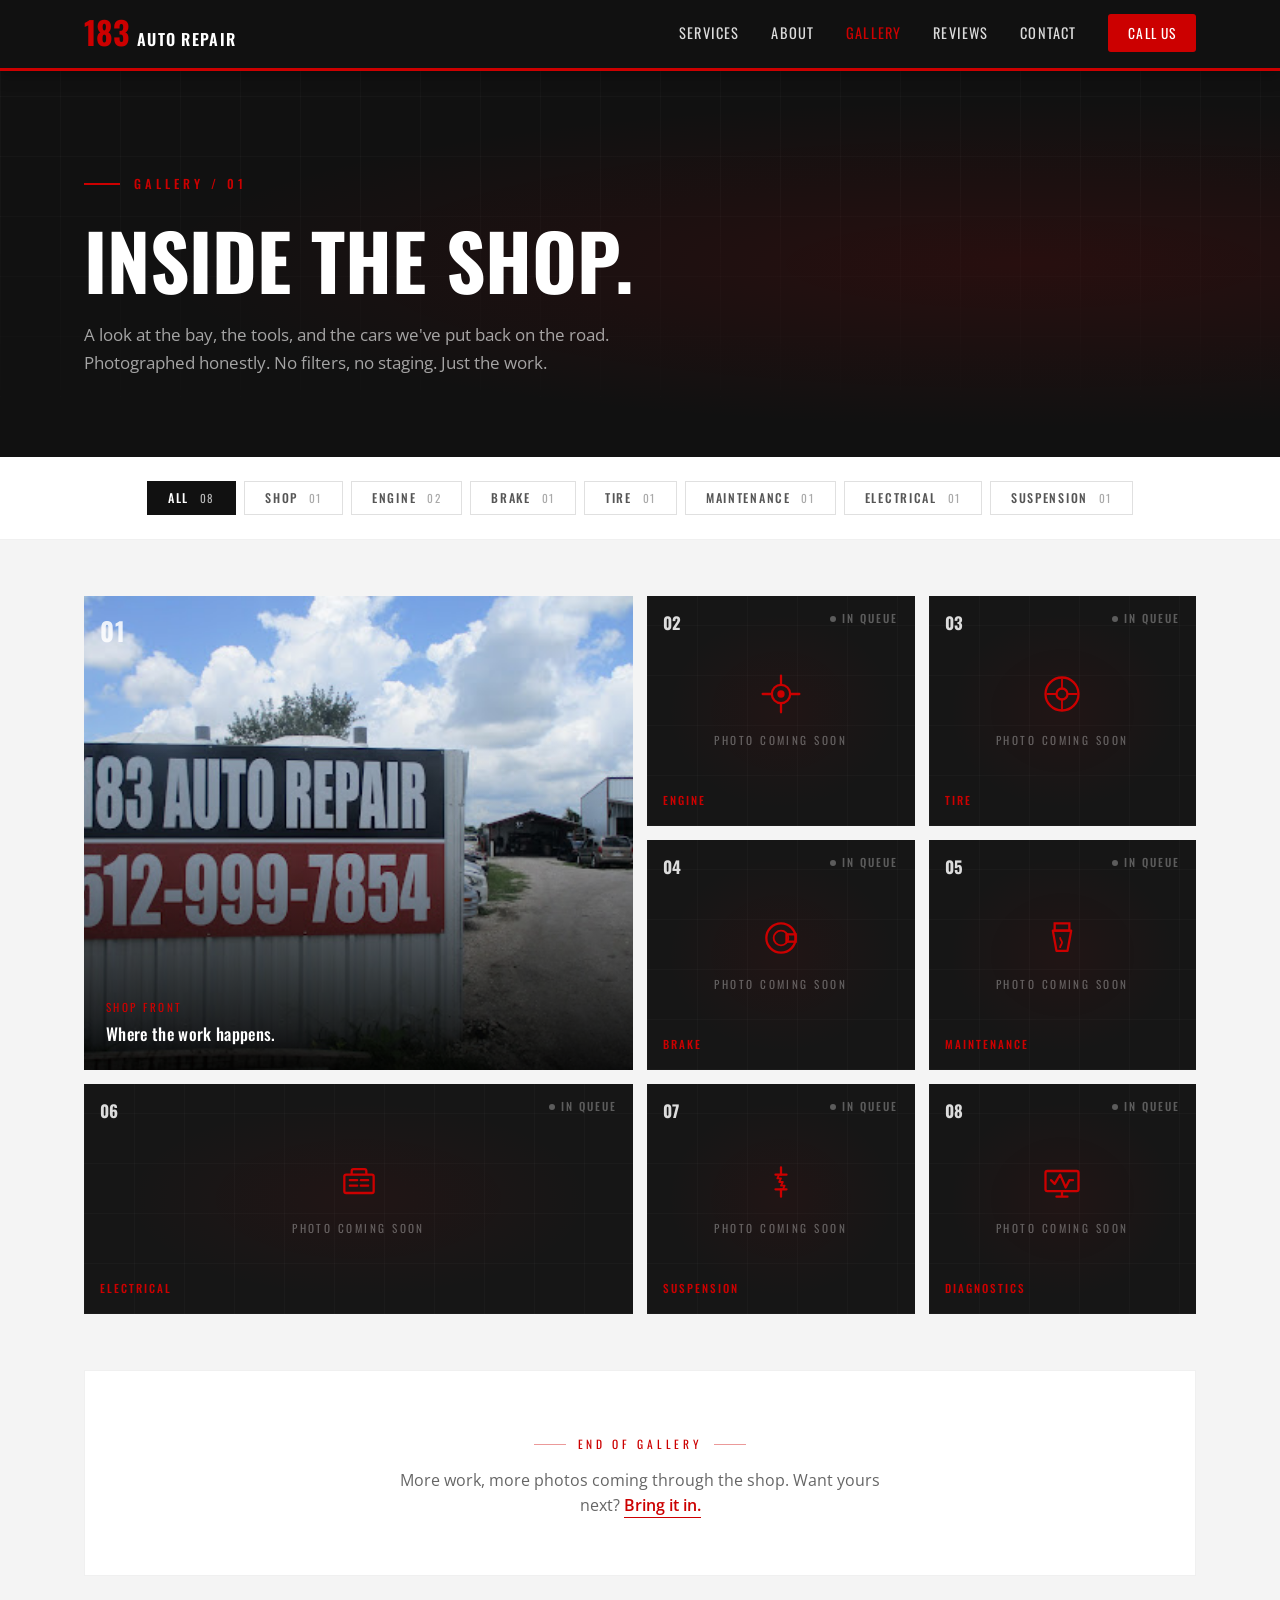
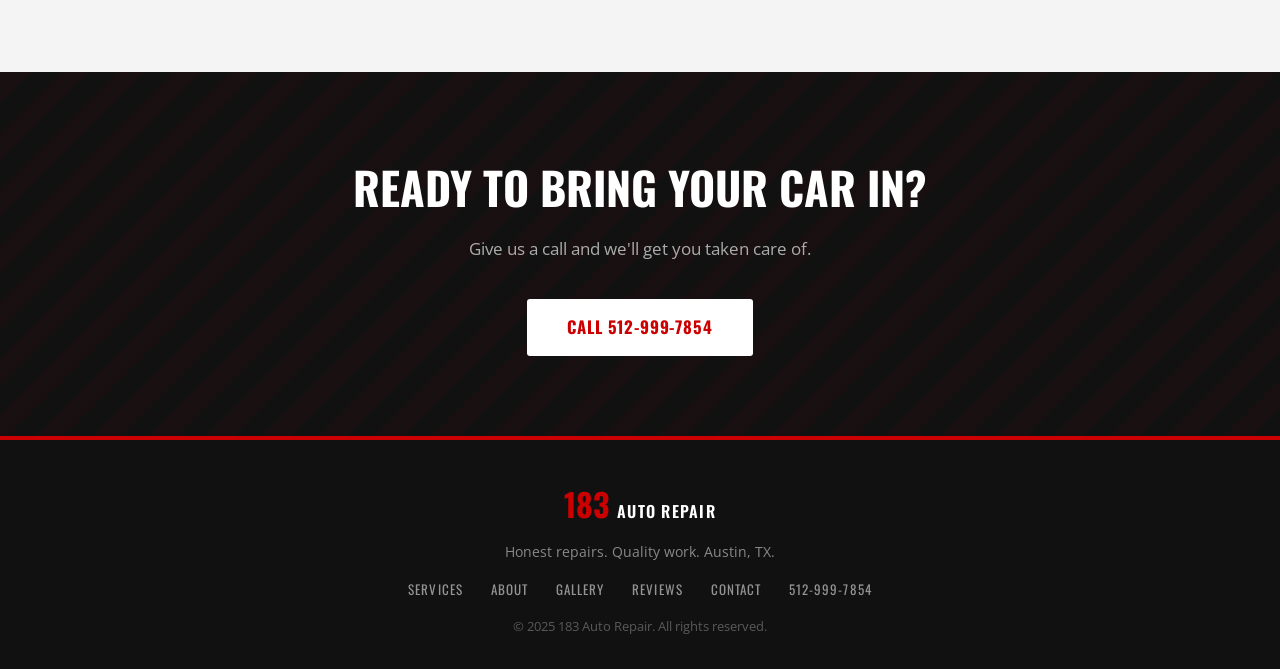
<file: gallery.html>
<!DOCTYPE html>
<html lang="en">
<head>
  <meta charset="UTF-8" />
  <meta name="viewport" content="width=device-width, initial-scale=1.0" />
  <title>Gallery | 183 Auto Repair Austin, TX</title>
  <link rel="preconnect" href="https://fonts.googleapis.com" />
  <link rel="preconnect" href="https://fonts.gstatic.com" crossorigin />
  <link href="https://fonts.googleapis.com/css2?family=Oswald:wght@400;500;600;700&family=Open+Sans:wght@400;500;600&display=swap" rel="stylesheet" />
  <link rel="stylesheet" href="style.css" />
</head>
<body>

  <!-- NAV -->
  <header class="nav">
    <div class="container nav-inner">
      <div class="logo">
        <a href="index.html" style="display:flex;align-items:baseline;gap:8px;text-decoration:none;">
          <span class="logo-num">183</span>
          <span class="logo-text">AUTO REPAIR</span>
        </a>
      </div>
      <nav>
        <ul class="nav-links">
          <li><a href="index.html#services">Services</a></li>
          <li><a href="index.html#about">About</a></li>
          <li><a href="gallery.html" style="color:var(--red)">Gallery</a></li>
          <li><a href="index.html#reviews">Reviews</a></li>
          <li><a href="index.html#contact">Contact</a></li>
          <li><a href="tel:5129997854" class="btn-nav">Call Us</a></li>
        </ul>
        <button class="hamburger" id="hamburger" aria-label="Open menu">
          <span></span><span></span><span></span>
        </button>
      </nav>
    </div>
    <div class="mobile-menu" id="mobileMenu">
      <ul>
        <li><a href="index.html#services" class="mobile-link">Services</a></li>
        <li><a href="index.html#about" class="mobile-link">About</a></li>
        <li><a href="gallery.html" class="mobile-link" style="color:var(--red)">Gallery</a></li>
        <li><a href="index.html#reviews" class="mobile-link">Reviews</a></li>
        <li><a href="index.html#contact" class="mobile-link">Contact</a></li>
        <li><a href="tel:5129997854" class="mobile-link call-mobile">Call: 512-999-7854</a></li>
      </ul>
    </div>
  </header>

  <!-- GALLERY HERO -->
  <section class="gallery-hero" data-screen-label="Gallery hero">
    <div class="container">
      <span class="gh-eyebrow">Gallery / 01</span>
      <h1>Inside the shop.</h1>
      <p class="gh-sub">A look at the bay, the tools, and the cars we've put back on the road. Photographed honestly. No filters, no staging. Just the work.</p>
    </div>
  </section>

  <!-- FILTER -->
  <div class="filter-bar">
    <div class="container filter-bar-inner">
      <button class="filter-chip active" data-cat="all">All <span class="count">08</span></button>
      <button class="filter-chip" data-cat="shop">Shop <span class="count">01</span></button>
      <button class="filter-chip" data-cat="engine">Engine <span class="count">02</span></button>
      <button class="filter-chip" data-cat="brake">Brake <span class="count">01</span></button>
      <button class="filter-chip" data-cat="tire">Tire <span class="count">01</span></button>
      <button class="filter-chip" data-cat="maintenance">Maintenance <span class="count">01</span></button>
      <button class="filter-chip" data-cat="electrical">Electrical <span class="count">01</span></button>
      <button class="filter-chip" data-cat="suspension">Suspension <span class="count">01</span></button>
    </div>
  </div>

  <!-- GALLERY GRID -->
  <section class="gallery-section">
    <div class="container">
      <div class="gallery-grid" id="galleryGrid">

        <!-- 01 — Featured shop photo (2x2) -->
        <div class="gallery-item photo size-2x2" data-cat="shop" data-src="shop.jpg" data-caption="183 Auto Repair, Austin, TX">
          <img src="shop.jpg" alt="183 Auto Repair shop front" loading="lazy" onerror="this.style.display='none';this.nextElementSibling.style.display='flex'" />
          <div class="tile-inner" style="display:none">
            <div class="tile-icon">
              <svg viewBox="0 0 48 48" fill="none" xmlns="http://www.w3.org/2000/svg">
                <rect x="6" y="18" width="36" height="20" stroke="currentColor" stroke-width="2.5"/>
                <path d="M6 18l4-8h28l4 8" stroke="currentColor" stroke-width="2.5" stroke-linejoin="round"/>
                <rect x="14" y="24" width="6" height="14" stroke="currentColor" stroke-width="2"/>
                <rect x="28" y="24" width="6" height="6" stroke="currentColor" stroke-width="2"/>
              </svg>
            </div>
            <div class="tile-coming">Shop front · photo loading</div>
          </div>
          <div class="photo-overlay">
            <div class="ov-inner">
              <span class="ov-cat">Shop Front</span>
              <span class="ov-label">Where the work happens.</span>
            </div>
          </div>
          <span class="tile-corner tile-num">01</span>
        </div>

        <!-- 02 — Engine work -->
        <div class="gallery-item placeholder" data-cat="engine">
          <div class="tile-inner">
            <div class="tile-icon">
              <svg viewBox="0 0 48 48" fill="none" xmlns="http://www.w3.org/2000/svg">
                <circle cx="24" cy="24" r="10" stroke="currentColor" stroke-width="2.5"/>
                <circle cx="24" cy="24" r="4" fill="currentColor"/>
                <line x1="24" y1="4" x2="24" y2="14" stroke="currentColor" stroke-width="2.5" stroke-linecap="round"/>
                <line x1="24" y1="34" x2="24" y2="44" stroke="currentColor" stroke-width="2.5" stroke-linecap="round"/>
                <line x1="4" y1="24" x2="14" y2="24" stroke="currentColor" stroke-width="2.5" stroke-linecap="round"/>
                <line x1="34" y1="24" x2="44" y2="24" stroke="currentColor" stroke-width="2.5" stroke-linecap="round"/>
              </svg>
            </div>
            <div class="tile-coming">Photo coming soon</div>
          </div>
          <span class="tile-corner tile-num">02</span>
          <span class="tile-corner tile-status">In queue</span>
          <span class="tile-corner tile-cat">Engine</span>
        </div>

        <!-- 03 — Tire & wheel -->
        <div class="gallery-item placeholder" data-cat="tire">
          <div class="tile-inner">
            <div class="tile-icon">
              <svg viewBox="0 0 48 48" fill="none" xmlns="http://www.w3.org/2000/svg">
                <circle cx="24" cy="24" r="18" stroke="currentColor" stroke-width="2.5"/>
                <circle cx="24" cy="24" r="6" stroke="currentColor" stroke-width="2.5"/>
                <line x1="24" y1="8" x2="24" y2="18" stroke="currentColor" stroke-width="2" stroke-linecap="round"/>
                <line x1="24" y1="30" x2="24" y2="40" stroke="currentColor" stroke-width="2" stroke-linecap="round"/>
                <line x1="8" y1="24" x2="18" y2="24" stroke="currentColor" stroke-width="2" stroke-linecap="round"/>
                <line x1="30" y1="24" x2="40" y2="24" stroke="currentColor" stroke-width="2" stroke-linecap="round"/>
              </svg>
            </div>
            <div class="tile-coming">Photo coming soon</div>
          </div>
          <span class="tile-corner tile-num">03</span>
          <span class="tile-corner tile-status">In queue</span>
          <span class="tile-corner tile-cat">Tire</span>
        </div>

        <!-- 04 — Brake service -->
        <div class="gallery-item placeholder" data-cat="brake">
          <div class="tile-inner">
            <div class="tile-icon">
              <svg viewBox="0 0 48 48" fill="none" xmlns="http://www.w3.org/2000/svg">
                <circle cx="24" cy="24" r="16" stroke="currentColor" stroke-width="2.5"/>
                <circle cx="24" cy="24" r="8" stroke="currentColor" stroke-width="2"/>
                <rect x="30" y="20" width="10" height="8" stroke="currentColor" stroke-width="2.5"/>
              </svg>
            </div>
            <div class="tile-coming">Photo coming soon</div>
          </div>
          <span class="tile-corner tile-num">04</span>
          <span class="tile-corner tile-status">In queue</span>
          <span class="tile-corner tile-cat">Brake</span>
        </div>

        <!-- 05 — Oil change / maintenance -->
        <div class="gallery-item placeholder" data-cat="maintenance">
          <div class="tile-inner">
            <div class="tile-icon">
              <svg viewBox="0 0 48 48" fill="none" xmlns="http://www.w3.org/2000/svg">
                <path d="M16 8h16v8H16z" stroke="currentColor" stroke-width="2.5"/>
                <path d="M14 16h20l-4 22H18z" stroke="currentColor" stroke-width="2.5" stroke-linejoin="round"/>
                <path d="M22 24c0 2 2 3 2 5s-2 3-2 5" stroke="currentColor" stroke-width="2" stroke-linecap="round"/>
              </svg>
            </div>
            <div class="tile-coming">Photo coming soon</div>
          </div>
          <span class="tile-corner tile-num">05</span>
          <span class="tile-corner tile-status">In queue</span>
          <span class="tile-corner tile-cat">Maintenance</span>
        </div>

        <!-- 06 — Electrical (wide 2x1) -->
        <div class="gallery-item placeholder size-2x1" data-cat="electrical">
          <div class="tile-inner">
            <div class="tile-icon">
              <svg viewBox="0 0 48 48" fill="none" xmlns="http://www.w3.org/2000/svg">
                <rect x="8" y="16" width="32" height="20" rx="2" stroke="currentColor" stroke-width="2.5"/>
                <path d="M16 16V12a2 2 0 0 1 2-2h12a2 2 0 0 1 2 2v4" stroke="currentColor" stroke-width="2.5"/>
                <line x1="14" y1="22" x2="22" y2="22" stroke="currentColor" stroke-width="2.5" stroke-linecap="round"/>
                <line x1="14" y1="28" x2="22" y2="28" stroke="currentColor" stroke-width="2.5" stroke-linecap="round"/>
                <line x1="26" y1="22" x2="34" y2="22" stroke="currentColor" stroke-width="2.5" stroke-linecap="round"/>
                <line x1="26" y1="28" x2="34" y2="28" stroke="currentColor" stroke-width="2.5" stroke-linecap="round"/>
              </svg>
            </div>
            <div class="tile-coming">Photo coming soon</div>
          </div>
          <span class="tile-corner tile-num">06</span>
          <span class="tile-corner tile-status">In queue</span>
          <span class="tile-corner tile-cat">Electrical</span>
        </div>

        <!-- 07 — Suspension -->
        <div class="gallery-item placeholder" data-cat="suspension">
          <div class="tile-inner">
            <div class="tile-icon">
              <svg viewBox="0 0 48 48" fill="none" xmlns="http://www.w3.org/2000/svg">
                <path d="M24 8v8M24 32v8" stroke="currentColor" stroke-width="2.5" stroke-linecap="round"/>
                <path d="M18 16h12M18 32h12" stroke="currentColor" stroke-width="2.5" stroke-linecap="round"/>
                <path d="M22 16l-2 4 4 0 -2 4 4 0 -2 4 4 0 -2 4" stroke="currentColor" stroke-width="2" stroke-linejoin="round" fill="none"/>
              </svg>
            </div>
            <div class="tile-coming">Photo coming soon</div>
          </div>
          <span class="tile-corner tile-num">07</span>
          <span class="tile-corner tile-status">In queue</span>
          <span class="tile-corner tile-cat">Suspension</span>
        </div>

        <!-- 08 — Diagnostics (engine #2) -->
        <div class="gallery-item placeholder" data-cat="engine">
          <div class="tile-inner">
            <div class="tile-icon">
              <svg viewBox="0 0 48 48" fill="none" xmlns="http://www.w3.org/2000/svg">
                <rect x="6" y="12" width="36" height="22" rx="2" stroke="currentColor" stroke-width="2.5"/>
                <path d="M12 22l4 4 6-10 6 14 4 -8h4" stroke="currentColor" stroke-width="2.5" stroke-linecap="round" stroke-linejoin="round"/>
                <line x1="18" y1="40" x2="30" y2="40" stroke="currentColor" stroke-width="2.5" stroke-linecap="round"/>
                <line x1="24" y1="34" x2="24" y2="40" stroke="currentColor" stroke-width="2.5"/>
              </svg>
            </div>
            <div class="tile-coming">Photo coming soon</div>
          </div>
          <span class="tile-corner tile-num">08</span>
          <span class="tile-corner tile-status">In queue</span>
          <span class="tile-corner tile-cat">Diagnostics</span>
        </div>

      </div>

      <!-- End-of-gallery note -->
      <div class="gallery-end">
        <p class="end-eyebrow">End of gallery</p>
        <p class="end-text">More work, more photos coming through the shop. Want yours next? <a href="tel:5129997854">Bring it in.</a></p>
      </div>
    </div>
  </section>

  <!-- CTA -->
  <section class="cta-banner">
    <div class="container cta-inner">
      <h2>Ready to bring your car in?</h2>
      <p>Give us a call and we'll get you taken care of.</p>
      <a href="tel:5129997854" class="btn-white">Call 512-999-7854</a>
    </div>
  </section>

  <!-- FOOTER -->
  <footer class="footer">
    <div class="container footer-inner">
      <div class="footer-logo">
        <span class="logo-num">183</span>
        <span class="logo-text">AUTO REPAIR</span>
      </div>
      <p class="footer-tagline">Honest repairs. Quality work. Austin, TX.</p>
      <div class="footer-links">
        <a href="index.html#services">Services</a>
        <a href="index.html#about">About</a>
        <a href="gallery.html">Gallery</a>
        <a href="index.html#reviews">Reviews</a>
        <a href="index.html#contact">Contact</a>
        <a href="tel:5129997854">512-999-7854</a>
      </div>
      <p class="footer-copy">&copy; 2025 183 Auto Repair. All rights reserved.</p>
    </div>
  </footer>

  <!-- LIGHTBOX -->
  <div class="lightbox" id="lightbox">
    <button class="lightbox-close" id="lightboxClose" aria-label="Close">&times;</button>
    <img id="lightboxImg" alt="" />
    <div class="lightbox-caption" id="lightboxCaption"></div>
  </div>

  <script src="script.js"></script>
  <script>
    // Category filter
    const chips = document.querySelectorAll('.filter-chip');
    const items = document.querySelectorAll('#galleryGrid .gallery-item');
    chips.forEach(chip => {
      chip.addEventListener('click', () => {
        chips.forEach(c => c.classList.remove('active'));
        chip.classList.add('active');
        const cat = chip.dataset.cat;
        items.forEach(item => {
          if (cat === 'all' || item.dataset.cat === cat) item.classList.remove('hidden');
          else item.classList.add('hidden');
        });
      });
    });

    // Lightbox — only for tiles with real photos (data-src)
    const lb = document.getElementById('lightbox');
    const lbImg = document.getElementById('lightboxImg');
    const lbCap = document.getElementById('lightboxCaption');
    document.querySelectorAll('.gallery-item.photo').forEach(item => {
      item.addEventListener('click', () => {
        if (!item.dataset.src) return;
        lbImg.src = item.dataset.src;
        lbImg.alt = item.dataset.caption || '';
        lbCap.textContent = item.dataset.caption || '';
        lb.classList.add('active');
      });
    });
    document.getElementById('lightboxClose').addEventListener('click', () => lb.classList.remove('active'));
    lb.addEventListener('click', e => { if (e.target === e.currentTarget) lb.classList.remove('active'); });
    document.addEventListener('keydown', e => { if (e.key === 'Escape') lb.classList.remove('active'); });
  </script>
</body>
</html>
</file>
<file: style.css>
/* ── Reset & Base ── */
*, *::before, *::after { box-sizing: border-box; margin: 0; padding: 0; }

:root {
  --red: #cc0000;
  --red-dark: #a00000;
  --red-light: #e60000;
  --black: #111111;
  --black-soft: #1a1a1a;
  --black-card: #222222;
  --white: #ffffff;
  --gray-light: #f4f4f4;
  --gray-mid: #888888;
  --text: #333333;
  --font-heading: 'Oswald', sans-serif;
  --font-body: 'Open Sans', sans-serif;
}

html { scroll-behavior: smooth; }
body {
  font-family: var(--font-body);
  color: var(--text);
  background: var(--white);
  line-height: 1.6;
}
img { display: block; max-width: 100%; }
a { text-decoration: none; color: inherit; }
ul { list-style: none; }

.container { max-width: 1160px; margin: 0 auto; padding: 0 24px; }

/* ── Buttons ── */
.btn-primary {
  display: inline-block; background: var(--red); color: var(--white);
  font-family: var(--font-heading); font-size: 1rem; font-weight: 600;
  letter-spacing: 0.05em; text-transform: uppercase;
  padding: 14px 32px; border-radius: 3px; transition: background 0.2s;
}
.btn-primary:hover { background: var(--red-dark); }
.btn-secondary {
  display: inline-block; border: 2px solid rgba(255,255,255,0.7); color: var(--white);
  font-family: var(--font-heading); font-size: 1rem; font-weight: 600;
  letter-spacing: 0.05em; text-transform: uppercase;
  padding: 12px 32px; border-radius: 3px; transition: border-color 0.2s, background 0.2s;
}
.btn-secondary:hover { background: rgba(255,255,255,0.1); border-color: #fff; }
.btn-white {
  display: inline-block; background: var(--white); color: var(--red);
  font-family: var(--font-heading); font-size: 1.05rem; font-weight: 700;
  letter-spacing: 0.05em; text-transform: uppercase;
  padding: 15px 40px; border-radius: 3px; transition: background 0.2s, color 0.2s;
}
.btn-white:hover { background: var(--black); color: var(--white); }

/* ── Section helpers ── */
.section-eyebrow {
  font-family: var(--font-heading); font-size: 0.85rem;
  letter-spacing: 0.15em; text-transform: uppercase;
  color: var(--red); margin-bottom: 8px;
}
.section-header { text-align: center; margin-bottom: 56px; }
.section-header h2 {
  font-family: var(--font-heading); font-size: clamp(1.8rem, 3vw, 2.6rem);
  color: var(--black); line-height: 1.15; margin-bottom: 12px;
}
.section-sub { color: var(--gray-mid); max-width: 560px; margin: 0 auto; font-size: 1.02rem; }

/* ── NAV ── */
.nav {
  position: sticky; top: 0; z-index: 100;
  background: var(--black); border-bottom: 3px solid var(--red);
  box-shadow: 0 2px 16px rgba(0,0,0,0.4);
}
.nav-inner { display: flex; align-items: center; justify-content: space-between; height: 68px; }
.logo { display: flex; align-items: baseline; gap: 8px; }
.logo-num { font-family: var(--font-heading); font-size: 2rem; font-weight: 700; color: var(--red); line-height: 1; }
.logo-text { font-family: var(--font-heading); font-size: 1rem; font-weight: 600; color: var(--white); letter-spacing: 0.08em; }
.nav-links { display: flex; align-items: center; gap: 32px; }
.nav-links a {
  font-family: var(--font-heading); font-size: 0.9rem;
  letter-spacing: 0.08em; text-transform: uppercase;
  color: rgba(255,255,255,0.85); transition: color 0.15s;
}
.nav-links a:hover { color: var(--red); }
.btn-nav {
  background: var(--red) !important; color: var(--white) !important;
  padding: 9px 20px; border-radius: 3px; font-size: 0.85rem !important;
  transition: background 0.2s !important;
}
.btn-nav:hover { background: var(--red-dark) !important; }
.hamburger { display: none; flex-direction: column; gap: 5px; background: none; border: none; cursor: pointer; padding: 4px; }
.hamburger span { display: block; width: 26px; height: 2px; background: var(--white); border-radius: 2px; transition: transform 0.3s, opacity 0.3s; }
.hamburger.open span:nth-child(1) { transform: translateY(7px) rotate(45deg); }
.hamburger.open span:nth-child(2) { opacity: 0; }
.hamburger.open span:nth-child(3) { transform: translateY(-7px) rotate(-45deg); }
.mobile-menu { display: none; background: var(--black-soft); padding: 16px 24px 24px; border-top: 1px solid #333; }
.mobile-menu.open { display: block; }
.mobile-menu ul { display: flex; flex-direction: column; gap: 4px; }
.mobile-link {
  display: block; font-family: var(--font-heading); font-size: 1.1rem;
  letter-spacing: 0.06em; text-transform: uppercase;
  color: rgba(255,255,255,0.85); padding: 12px 0; border-bottom: 1px solid #2a2a2a; transition: color 0.15s;
}
.mobile-link:hover { color: var(--red); }
.call-mobile { color: var(--red) !important; }

/* ──────────────────────────────────────────
   HERO  — scroll-driven rotating wireframe
   ──────────────────────────────────────────
   Single-viewport hero. The hero scrolls away with the page like any
   other section. As the user scrolls through it, the car rotates from
   0° to 180°.
*/
.hero {
  position: relative;
  background: var(--black);
  min-height: 92vh;
  display: flex;
  align-items: center;
  overflow: hidden;
}
.hero-pin {
  position: relative;
  width: 100%;
  height: 100%;
  min-height: 92vh;
  display: flex;
  align-items: center;
  overflow: hidden;
}

/* Stylised grid background — kept from your original, more subtle */
.hero-pin::before {
  content: ''; position: absolute; inset: 0; pointer-events: none;
  background-image:
    repeating-linear-gradient(0deg, rgba(255,255,255,0.025) 0px, rgba(255,255,255,0.025) 1px, transparent 1px, transparent 60px),
    repeating-linear-gradient(90deg, rgba(255,255,255,0.025) 0px, rgba(255,255,255,0.025) 1px, transparent 1px, transparent 60px);
  mask-image: radial-gradient(ellipse at 50% 60%, #000 30%, transparent 80%);
}

/* Radial red wash behind the car */
.hero-pin::after {
  content: ''; position: absolute; inset: 0; pointer-events: none;
  background:
    radial-gradient(ellipse at 65% 55%, rgba(204,0,0,0.18) 0%, transparent 55%),
    radial-gradient(ellipse at 20% 50%, rgba(204,0,0,0.05) 0%, transparent 60%);
}

/* Canvas fills the pinned area; sits behind content */
.hero canvas {
  position: absolute; inset: 0; width: 100%; height: 100%;
  z-index: 1;
}

/* Overlay copy */
.hero-content {
  position: relative; z-index: 3;
  max-width: 600px;
  padding: 0 24px;
  margin-left: max(24px, calc((100vw - 1160px) / 2));
  pointer-events: auto;
}
.hero-eyebrow {
  font-family: var(--font-heading); font-size: 0.85rem;
  letter-spacing: 0.18em; text-transform: uppercase;
  color: var(--red); margin-bottom: 16px;
  display: inline-flex; align-items: center; gap: 12px;
}
.hero-eyebrow::before { content: ''; width: 28px; height: 2px; background: var(--red); }
.hero-content h1 {
  font-family: var(--font-heading); font-size: clamp(2.4rem, 5.5vw, 4.6rem);
  line-height: 1.02; font-weight: 700; color: var(--white);
  margin-bottom: 20px; text-transform: uppercase;
}
.hero-content h1 .accent { color: var(--red); }
.hero-sub { color: rgba(255,255,255,0.72); font-size: 1.1rem; margin-bottom: 32px; max-width: 38ch; }
.hero-cta { display: flex; gap: 14px; flex-wrap: wrap; }

.hero-scroll-cue { display: none; }

/* Tiny readout, top-right of the pinned area — quietly shows rotation degrees */
.hero-readout {
  position: absolute; top: 24px; right: 28px; z-index: 4;
  font-family: var(--font-heading); font-size: 0.7rem;
  letter-spacing: 0.22em; text-transform: uppercase;
  color: rgba(255,255,255,0.55);
}
.hero-readout strong { color: var(--red); font-weight: 600; font-variant-numeric: tabular-nums; }

/* ── SERVICES ── */
.services { padding: 96px 0; background: var(--gray-light); }
.services-grid { display: grid; grid-template-columns: repeat(auto-fill, minmax(260px, 1fr)); gap: 24px; }
.service-card {
  background: var(--white); border-radius: 4px; padding: 32px 28px;
  border-top: 4px solid var(--red); box-shadow: 0 2px 12px rgba(0,0,0,0.06);
  transition: transform 0.2s, box-shadow 0.2s;
}
.service-card:hover { transform: translateY(-4px); box-shadow: 0 8px 28px rgba(0,0,0,0.12); }
.service-icon { width: 48px; height: 48px; color: var(--red); margin-bottom: 20px; }
.service-card h3 {
  font-family: var(--font-heading); font-size: 1.15rem; font-weight: 600;
  color: var(--black); margin-bottom: 10px; text-transform: uppercase; letter-spacing: 0.03em;
}
.service-card p { font-size: 0.92rem; color: #555; line-height: 1.65; }

/* ── ABOUT ── */
.about { padding: 96px 0; background: var(--white); }
.about-inner { display: grid; grid-template-columns: 1fr 1fr; gap: 64px; align-items: stretch; }
.about-img-wrap { position: relative; display: flex; align-items: center; }
.about-photo {
  width: 100%; height: auto; display: block;
  object-fit: contain; border-radius: 4px; border: none;
  box-shadow: none;
}
.about-text h2 {
  font-family: var(--font-heading); font-size: clamp(1.6rem, 2.5vw, 2.2rem);
  color: var(--black); line-height: 1.2; margin-bottom: 20px; text-transform: uppercase;
}
.about-text p { color: #555; font-size: 0.97rem; margin-bottom: 16px; line-height: 1.7; }
.about-list { margin: 24px 0 32px; display: flex; flex-direction: column; gap: 10px; }
.about-list li { display: flex; align-items: center; gap: 10px; font-size: 0.95rem; font-weight: 500; color: var(--black); }
.check {
  display: inline-flex; align-items: center; justify-content: center;
  width: 22px; height: 22px; background: var(--red); color: var(--white);
  border-radius: 50%; font-size: 0.75rem; font-weight: 700; flex-shrink: 0;
}

/* ── CTA BANNER ── */
.cta-banner { background: var(--black); padding: 80px 0; text-align: center; position: relative; overflow: hidden; }
.cta-banner::before {
  content: ''; position: absolute; left: 0; top: 0; right: 0; bottom: 0;
  background: repeating-linear-gradient(-45deg, transparent, transparent 20px, rgba(204,0,0,0.04) 20px, rgba(204,0,0,0.04) 40px);
  pointer-events: none;
}
.cta-inner { position: relative; z-index: 1; }
.cta-inner h2 { font-family: var(--font-heading); font-size: clamp(1.8rem, 3.5vw, 2.8rem); color: var(--white); text-transform: uppercase; margin-bottom: 12px; }
.cta-inner p { color: rgba(255,255,255,0.65); font-size: 1.05rem; margin-bottom: 36px; }

/* ── REVIEWS ── */
.reviews { padding: 96px 0; background: var(--black); }
.reviews .section-eyebrow { color: var(--red); }
.reviews .section-header h2 { color: var(--white); }
.reviews .section-sub { color: rgba(255,255,255,0.5); }
.reviews-grid { display: grid; grid-template-columns: repeat(auto-fill, minmax(300px, 1fr)); gap: 24px; margin-bottom: 48px; }
.review-card {
  background: var(--black-card); border-radius: 4px; padding: 28px 26px;
  border-left: 4px solid var(--red); display: flex; flex-direction: column; gap: 16px;
  transition: transform 0.2s, box-shadow 0.2s;
}
.review-card:hover { transform: translateY(-3px); box-shadow: 0 8px 28px rgba(0,0,0,0.4); }
.review-stars { color: #f5a623; font-size: 1.1rem; letter-spacing: 2px; }
.review-text { color: rgba(255,255,255,0.8); font-size: 0.95rem; line-height: 1.7; font-style: italic; flex: 1; }
.review-author { display: flex; align-items: center; gap: 12px; margin-top: 4px; }
.review-avatar {
  width: 40px; height: 40px; border-radius: 50%; background: var(--red); color: var(--white);
  font-family: var(--font-heading); font-size: 0.85rem; font-weight: 700;
  display: flex; align-items: center; justify-content: center; flex-shrink: 0;
}
.review-name { font-weight: 600; color: var(--white); font-size: 0.9rem; margin-bottom: 2px; }
.review-source { font-size: 0.78rem; color: rgba(255,255,255,0.4); }
.reviews-cta { text-align: center; }
.btn-outline-red {
  display: inline-block; border: 2px solid var(--red); color: var(--red);
  font-family: var(--font-heading); font-size: 0.95rem; font-weight: 600;
  letter-spacing: 0.06em; text-transform: uppercase;
  padding: 13px 32px; border-radius: 3px; transition: background 0.2s, color 0.2s;
}
.btn-outline-red:hover { background: var(--red); color: var(--white); }

/* ── REVIEWS CAROUSEL (multi-card, modern) ── */
.reviews {
  position: relative;
  overflow: hidden;
}
.reviews::before {
  content: ''; position: absolute; inset: 0;
  background: radial-gradient(ellipse at 80% 30%, rgba(204,0,0,0.06) 0%, transparent 60%);
  pointer-events: none;
}
.reviews .container { position: relative; z-index: 1; }

.reviews-header {
  display: flex;
  align-items: flex-end;
  justify-content: space-between;
  gap: 32px;
  margin-bottom: 48px;
}
.reviews-header > .reviews-title { max-width: 640px; }
.reviews-header .section-eyebrow { color: var(--red); margin-bottom: 12px; }
.reviews-header h2 {
  font-family: var(--font-heading);
  font-size: clamp(1.8rem, 3.2vw, 2.6rem);
  color: var(--white);
  line-height: 1.15;
  text-transform: uppercase;
  margin: 0;
}

.rev-controls {
  display: flex;
  gap: 10px;
  flex-shrink: 0;
}
.rev-arrow {
  width: 48px;
  height: 48px;
  border-radius: 50%;
  background: transparent;
  border: 1px solid rgba(255,255,255,0.18);
  color: rgba(255,255,255,0.85);
  cursor: pointer;
  display: flex;
  align-items: center;
  justify-content: center;
  transition: background 0.22s ease, border-color 0.22s ease, color 0.22s ease, transform 0.12s ease, opacity 0.2s ease;
  padding: 0;
}
.rev-arrow:hover:not(:disabled) {
  background: var(--red);
  border-color: var(--red);
  color: var(--white);
}
.rev-arrow:active:not(:disabled) { transform: scale(0.94); }
.rev-arrow:disabled {
  opacity: 0.28;
  cursor: not-allowed;
}
.rev-arrow svg { width: 18px; height: 18px; display: block; }

.reviews-carousel { --visible: 3; --gap: 18px; }
.rev-viewport {
  overflow: hidden;
  position: relative;
}
.rev-track {
  display: flex;
  gap: var(--gap);
  transition: transform 0.55s cubic-bezier(.22, .61, .36, 1);
  will-change: transform;
}
.rev-card {
  flex: 0 0 calc((100% - (var(--gap) * (var(--visible) - 1))) / var(--visible));
  background: linear-gradient(180deg, #1d1d1d 0%, #141414 100%);
  border: 1px solid rgba(255,255,255,0.06);
  border-radius: 14px;
  padding: 30px 28px 26px;
  display: flex;
  flex-direction: column;
  gap: 20px;
  min-height: 300px;
  position: relative;
  transition: transform 0.3s ease, border-color 0.3s ease, box-shadow 0.3s ease;
}
.rev-card:hover {
  transform: translateY(-4px);
  border-color: rgba(204,0,0,0.45);
  box-shadow: 0 18px 44px rgba(0,0,0,0.65);
}

.rev-card-top {
  display: flex;
  align-items: center;
  justify-content: space-between;
}
.rev-stars {
  color: #f5a623;
  font-size: 1rem;
  letter-spacing: 3px;
}
.rev-badge {
  font-family: var(--font-heading);
  font-size: 0.66rem;
  letter-spacing: 0.18em;
  text-transform: uppercase;
  color: rgba(255,255,255,0.45);
  display: inline-flex;
  align-items: center;
  gap: 6px;
}
.rev-badge::before {
  content: ''; width: 6px; height: 6px; border-radius: 50%;
  background: #2ecc71;
  box-shadow: 0 0 8px rgba(46,204,113,0.6);
}

.rev-quote {
  color: rgba(255,255,255,0.86);
  font-size: 0.96rem;
  line-height: 1.65;
  font-weight: 300;
  font-style: normal;
  flex: 1;
}
.rev-quote::before {
  content: '\201C';
  color: var(--red);
  font-weight: 600;
  margin-right: 2px;
}
.rev-quote::after {
  content: '\201D';
  color: var(--red);
  font-weight: 600;
  margin-left: 1px;
}

.rev-card-foot {
  display: flex;
  align-items: center;
  gap: 12px;
  padding-top: 18px;
  border-top: 1px solid rgba(255,255,255,0.07);
}
.rev-avatar {
  width: 40px; height: 40px;
  border-radius: 50%;
  background: var(--red);
  color: var(--white);
  display: flex;
  align-items: center;
  justify-content: center;
  font-family: var(--font-heading);
  font-size: 0.85rem;
  font-weight: 700;
  flex-shrink: 0;
}
.rev-author-meta { display: flex; flex-direction: column; gap: 2px; min-width: 0; }
.rev-name {
  color: var(--white);
  font-size: 0.92rem;
  font-weight: 600;
  font-family: var(--font-body);
}
.rev-source {
  font-size: 0.74rem;
  color: rgba(255,255,255,0.45);
  display: flex;
  align-items: center;
  gap: 6px;
}
.rev-source-icon {
  display: inline-flex;
  align-items: center;
  justify-content: center;
  width: 16px; height: 16px;
  border-radius: 50%;
  background: rgba(255,255,255,0.08);
  color: rgba(255,255,255,0.7);
  font-family: var(--font-heading);
  font-size: 0.6rem;
  font-weight: 700;
}

.rev-pagination {
  margin-top: 36px;
  display: flex;
  flex-direction: column;
  align-items: center;
  gap: 14px;
}
.rev-dots {
  display: flex;
  gap: 8px;
  align-items: center;
}
.rev-dots .dot {
  width: 8px;
  height: 8px;
  border-radius: 50%;
  background: rgba(255,255,255,0.16);
  cursor: pointer;
  transition: width 0.35s ease, background 0.25s ease, border-radius 0.35s ease;
  border: none;
  padding: 0;
}
.rev-dots .dot:hover { background: rgba(255,255,255,0.36); }
.rev-dots .dot.active {
  background: var(--red);
  width: 28px;
  border-radius: 4px;
}
.rev-counter {
  font-family: var(--font-heading);
  font-size: 0.72rem;
  letter-spacing: 0.24em;
  color: rgba(255,255,255,0.4);
  text-transform: uppercase;
}
.rev-counter strong { color: var(--white); font-weight: 600; }

.reviews-cta {
  margin-top: 52px;
  display: flex;
  flex-direction: column;
  align-items: center;
  gap: 24px;
}
.reviews-cta .rev-controls { justify-content: center; }

@media (max-width: 1100px) {
  .reviews-carousel { --visible: 2; }
}
@media (max-width: 700px) {
  .reviews-carousel { --visible: 1; }
  .reviews-header {
    flex-direction: column;
    align-items: flex-start;
    gap: 22px;
  }
  .rev-arrow { width: 42px; height: 42px; }
}

/* ── CONTACT ── */
.contact { padding: 96px 0; background: var(--gray-light); }
.contact-inner { display: grid; grid-template-columns: 1fr 1fr; gap: 64px; align-items: stretch; }
.contact-info h2 { font-family: var(--font-heading); font-size: clamp(1.6rem, 2.5vw, 2.2rem); color: var(--black); text-transform: uppercase; line-height: 1.2; margin-bottom: 32px; }
.contact-cards { display: flex; flex-direction: column; gap: 20px; }
.contact-card { display: flex; align-items: flex-start; gap: 16px; background: var(--white); border-radius: 4px; padding: 20px 22px; box-shadow: 0 2px 10px rgba(0,0,0,0.06); }
.cc-icon { width: 36px; height: 36px; color: var(--red); flex-shrink: 0; margin-top: 2px; }
.contact-card h4 { font-family: var(--font-heading); font-size: 0.85rem; letter-spacing: 0.1em; text-transform: uppercase; color: var(--gray-mid); margin-bottom: 4px; }
.contact-card a { color: var(--red); font-weight: 600; font-size: 1.05rem; transition: color 0.15s; }
.contact-card a:hover { color: var(--red-dark); }
.contact-card p { font-size: 0.92rem; color: #555; line-height: 1.6; }
.map-wrap { border-radius: 4px; overflow: hidden; border: none; background: #1a1a1a; display: flex; flex-direction: column; }
.map-wrap iframe { display: block; width: 100%; flex: 1; min-height: 300px; border: 0; }

/* ──────────────────────────────────────────
   GALLERY PAGE
   ────────────────────────────────────────── */

.gallery-hero {
  background: var(--black);
  padding: 96px 0 80px;
  position: relative;
  overflow: hidden;
}
.gallery-hero::before {
  content: ''; position: absolute; inset: 0; pointer-events: none;
  background-image:
    repeating-linear-gradient(0deg, rgba(255,255,255,0.025) 0 1px, transparent 1px 60px),
    repeating-linear-gradient(90deg, rgba(255,255,255,0.025) 0 1px, transparent 1px 60px);
  mask-image: linear-gradient(180deg, #000 30%, transparent 100%);
}
.gallery-hero::after {
  content: ''; position: absolute; inset: 0; pointer-events: none;
  background: radial-gradient(ellipse at 80% 50%, rgba(204,0,0,0.12) 0%, transparent 60%);
}
.gallery-hero .container { position: relative; z-index: 1; }
.gh-eyebrow {
  font-family: var(--font-heading);
  font-size: 0.78rem;
  font-weight: 500;
  letter-spacing: 0.32em;
  text-transform: uppercase;
  color: var(--red);
  display: inline-flex;
  align-items: center;
  gap: 14px;
  margin-bottom: 28px;
}
.gh-eyebrow::before {
  content: ''; width: 36px; height: 2px; background: var(--red); display: inline-block;
}
.gallery-hero h1 {
  font-family: var(--font-heading);
  font-size: clamp(2.6rem, 6vw, 4.8rem);
  font-weight: 700;
  color: var(--white);
  text-transform: uppercase;
  line-height: 0.98;
  margin-bottom: 24px;
}
.gh-sub {
  font-size: 1.05rem;
  color: rgba(255,255,255,0.62);
  max-width: 560px;
  line-height: 1.65;
}
.gh-meta {
  margin-top: 44px;
  padding-top: 22px;
  border-top: 1px solid rgba(255,255,255,0.12);
  display: flex;
  gap: 40px;
  flex-wrap: wrap;
  font-family: var(--font-heading);
  font-size: 0.78rem;
  letter-spacing: 0.18em;
  text-transform: uppercase;
  color: rgba(255,255,255,0.4);
}
.gh-meta strong { color: var(--white); font-weight: 600; margin-left: 8px; }

/* Filter bar */
.filter-bar {
  background: var(--white);
  border-bottom: 1px solid rgba(0,0,0,0.06);
  padding: 24px 0;
}
.filter-bar-inner {
  display: flex;
  gap: 8px;
  flex-wrap: wrap;
  align-items: center;
  justify-content: center;
}
.filter-chip {
  font-family: var(--font-heading);
  font-size: 0.76rem;
  font-weight: 500;
  letter-spacing: 0.14em;
  text-transform: uppercase;
  padding: 10px 20px;
  border: 1px solid rgba(0,0,0,0.12);
  background: transparent;
  color: #555;
  cursor: pointer;
  transition: all 0.18s ease;
  border-radius: 0;
  line-height: 1;
}
.filter-chip:hover { color: var(--red); border-color: var(--red); }
.filter-chip.active {
  background: var(--black);
  color: var(--white);
  border-color: var(--black);
}
.filter-chip .count {
  font-size: 0.7rem;
  margin-left: 6px;
  opacity: 0.5;
  font-weight: 400;
}
.filter-chip.active .count { opacity: 0.7; }

/* Gallery grid */
.gallery-section {
  padding: 56px 0 96px;
  background: var(--gray-light);
}
.gallery-grid {
  display: grid;
  grid-template-columns: repeat(4, 1fr);
  gap: 14px;
  grid-auto-rows: 230px;
}
.gallery-item {
  position: relative;
  overflow: hidden;
  background: #161616;
  cursor: pointer;
  transition: opacity 0.25s ease;
}
.gallery-item.hidden { display: none; }
.gallery-item.size-2x2 { grid-column: span 2; grid-row: span 2; }
.gallery-item.size-2x1 { grid-column: span 2; }
.gallery-item.size-1x2 { grid-row: span 2; }

.gallery-item img {
  width: 100%; height: 100%;
  object-fit: cover;
  display: block;
  transition: transform 0.6s cubic-bezier(.2,.7,.2,1);
}
.gallery-item:hover img { transform: scale(1.05); }

/* Animated red underline on hover */
.gallery-item::after {
  content: '';
  position: absolute;
  left: 0; bottom: 0; right: 0; height: 3px;
  background: var(--red);
  transform: scaleX(0);
  transform-origin: left center;
  transition: transform 0.4s cubic-bezier(.2,.7,.2,1);
  z-index: 4;
}
.gallery-item:hover::after { transform: scaleX(1); }

/* Placeholder tile styling */
.tile-inner {
  position: absolute; inset: 0;
  display: flex;
  flex-direction: column;
  align-items: center;
  justify-content: center;
  gap: 16px;
  padding: 24px;
  background:
    radial-gradient(ellipse at center, rgba(204,0,0,0.06) 0%, transparent 60%),
    repeating-linear-gradient(0deg, rgba(255,255,255,0.025) 0 1px, transparent 1px 50px),
    repeating-linear-gradient(90deg, rgba(255,255,255,0.025) 0 1px, transparent 1px 50px);
}
.tile-icon { color: var(--red); display: flex; align-items: center; justify-content: center; }
.tile-icon svg { width: 44px; height: 44px; display: block; }
.gallery-item.size-2x2 .tile-icon svg { width: 64px; height: 64px; }
.tile-coming {
  font-family: var(--font-heading);
  font-size: 0.7rem;
  letter-spacing: 0.22em;
  text-transform: uppercase;
  color: rgba(255,255,255,0.32);
}

/* Tile corner labels */
.tile-corner {
  position: absolute;
  z-index: 3;
  font-family: var(--font-heading);
  letter-spacing: 0.18em;
  text-transform: uppercase;
}
.tile-num {
  top: 14px; left: 16px;
  font-size: 1.05rem;
  font-weight: 700;
  color: rgba(255,255,255,0.85);
  letter-spacing: 0.02em;
}
.gallery-item.size-2x2 .tile-num { font-size: 1.6rem; }
.tile-cat {
  bottom: 16px; left: 16px;
  font-size: 0.7rem;
  font-weight: 500;
  color: var(--red);
}
.tile-status {
  top: 14px; right: 16px;
  font-size: 0.7rem;
  font-weight: 500;
  color: rgba(255,255,255,0.3);
  display: inline-flex;
  align-items: center;
  gap: 6px;
}
.tile-status::before {
  content: ''; width: 6px; height: 6px; background: rgba(255,255,255,0.3); border-radius: 50%;
}

/* Photo tile overlay */
.gallery-item.photo .photo-overlay {
  position: absolute; inset: 0;
  background: linear-gradient(to top, rgba(0,0,0,0.85) 0%, rgba(0,0,0,0.1) 45%, transparent 70%);
  display: flex; align-items: flex-end;
  padding: 22px 22px 22px;
  pointer-events: none;
  z-index: 2;
}
.gallery-item.photo .ov-inner { display: flex; flex-direction: column; gap: 4px; }
.gallery-item.photo .ov-cat {
  font-family: var(--font-heading);
  font-size: 0.7rem;
  letter-spacing: 0.22em;
  text-transform: uppercase;
  color: var(--red);
}
.gallery-item.photo .ov-label {
  font-family: var(--font-heading);
  font-size: 1.05rem;
  font-weight: 500;
  letter-spacing: 0.02em;
  color: var(--white);
}

/* End-of-gallery footer note */
.gallery-end {
  margin-top: 56px;
  padding: 56px 24px;
  text-align: center;
  background: var(--white);
  border: 1px solid rgba(0,0,0,0.06);
}
.end-eyebrow {
  font-family: var(--font-heading);
  font-size: 0.72rem;
  letter-spacing: 0.32em;
  text-transform: uppercase;
  color: var(--red);
  margin-bottom: 14px;
  display: inline-flex;
  align-items: center;
  gap: 12px;
}
.end-eyebrow::before, .end-eyebrow::after {
  content: ''; width: 32px; height: 1px; background: rgba(204,0,0,0.4);
}
.end-text { color: #666; font-size: 0.98rem; max-width: 480px; margin: 0 auto; line-height: 1.65; }
.end-text a { color: var(--red); font-weight: 600; border-bottom: 1px solid currentColor; padding-bottom: 1px; }

/* Lightbox */
.lightbox {
  display: none;
  position: fixed; inset: 0;
  background: rgba(0,0,0,0.94);
  z-index: 1000;
  align-items: center; justify-content: center;
  padding: 40px 24px;
}
.lightbox.active { display: flex; }
.lightbox img {
  max-width: 88vw; max-height: 80vh;
  object-fit: contain;
  box-shadow: 0 0 80px rgba(0,0,0,0.9);
}
.lightbox-close {
  position: absolute;
  top: 22px; right: 28px;
  background: none; border: none;
  color: var(--white);
  font-size: 2rem;
  cursor: pointer;
  line-height: 1;
  opacity: 0.7;
  transition: opacity 0.15s, transform 0.15s;
}
.lightbox-close:hover { opacity: 1; transform: rotate(90deg); }
.lightbox-caption {
  position: absolute;
  bottom: 28px; left: 50%; transform: translateX(-50%);
  font-family: var(--font-heading);
  color: rgba(255,255,255,0.75);
  font-size: 0.78rem;
  letter-spacing: 0.22em;
  text-transform: uppercase;
}

/* Gallery responsive */
@media (max-width: 900px) {
  .gallery-grid { grid-template-columns: repeat(2, 1fr); grid-auto-rows: 190px; gap: 10px; }
  .gallery-item.size-2x2 { grid-column: span 2; grid-row: span 2; }
  .gallery-item.size-2x1 { grid-column: span 2; grid-row: span 1; }
  .gallery-item.size-1x2 { grid-column: span 1; grid-row: span 2; }
  .gh-meta { gap: 24px; }
}
@media (max-width: 540px) {
  .gallery-hero { padding: 64px 0 56px; }
  .gallery-grid { grid-template-columns: 1fr; grid-auto-rows: 220px; }
  .gallery-item.size-2x2, .gallery-item.size-2x1, .gallery-item.size-1x2 { grid-column: span 1; grid-row: span 1; }
  .gallery-item.size-2x2 { grid-row: span 2; }
  .filter-bar-inner { justify-content: flex-start; overflow-x: auto; flex-wrap: nowrap; padding: 0 8px; }
  .filter-chip { flex-shrink: 0; }
}

/* ── FOOTER ── */
.footer { background: var(--black); padding: 48px 0 32px; border-top: 4px solid var(--red); }
.footer-inner { text-align: center; display: flex; flex-direction: column; align-items: center; gap: 16px; }
.footer-logo { display: flex; align-items: baseline; gap: 8px; }
.footer-tagline { color: rgba(255,255,255,0.5); font-size: 0.9rem; }
.footer-links { display: flex; gap: 28px; flex-wrap: wrap; justify-content: center; }
.footer-links a {
  font-family: var(--font-heading); font-size: 0.82rem;
  letter-spacing: 0.08em; text-transform: uppercase;
  color: rgba(255,255,255,0.55); transition: color 0.15s;
}
.footer-links a:hover { color: var(--red); }
.footer-copy { color: rgba(255,255,255,0.3); font-size: 0.8rem; }

/* ── RESPONSIVE ── */
@media (max-width: 900px) {
  .about-inner, .contact-inner { grid-template-columns: 1fr; gap: 40px; align-items: center; }
  .about-img-wrap { display: block; }
  .about-photo { width: 85%; max-width: 420px; margin: 0 auto; }
}
@media (max-width: 700px) {
  .nav-links { display: none; }
  .hamburger { display: flex; }
  .hero, .hero-pin { min-height: 60vh; }
  .hero-content h1 { font-size: 2.4rem; }
  .services { padding: 64px 0; }
  .about, .contact { padding: 64px 0; }
  .hero-readout { display: none; }
  .hero-content { margin-left: 0; padding: 0 20px; }
  .services-grid { grid-template-columns: repeat(2, 1fr); gap: 14px; }
  .service-card { padding: 20px 16px; }
  .service-icon { width: 36px; height: 36px; margin-bottom: 12px; }
  .service-card h3 { font-size: 0.95rem; }
  .service-card p { font-size: 0.82rem; }
}
</file>
